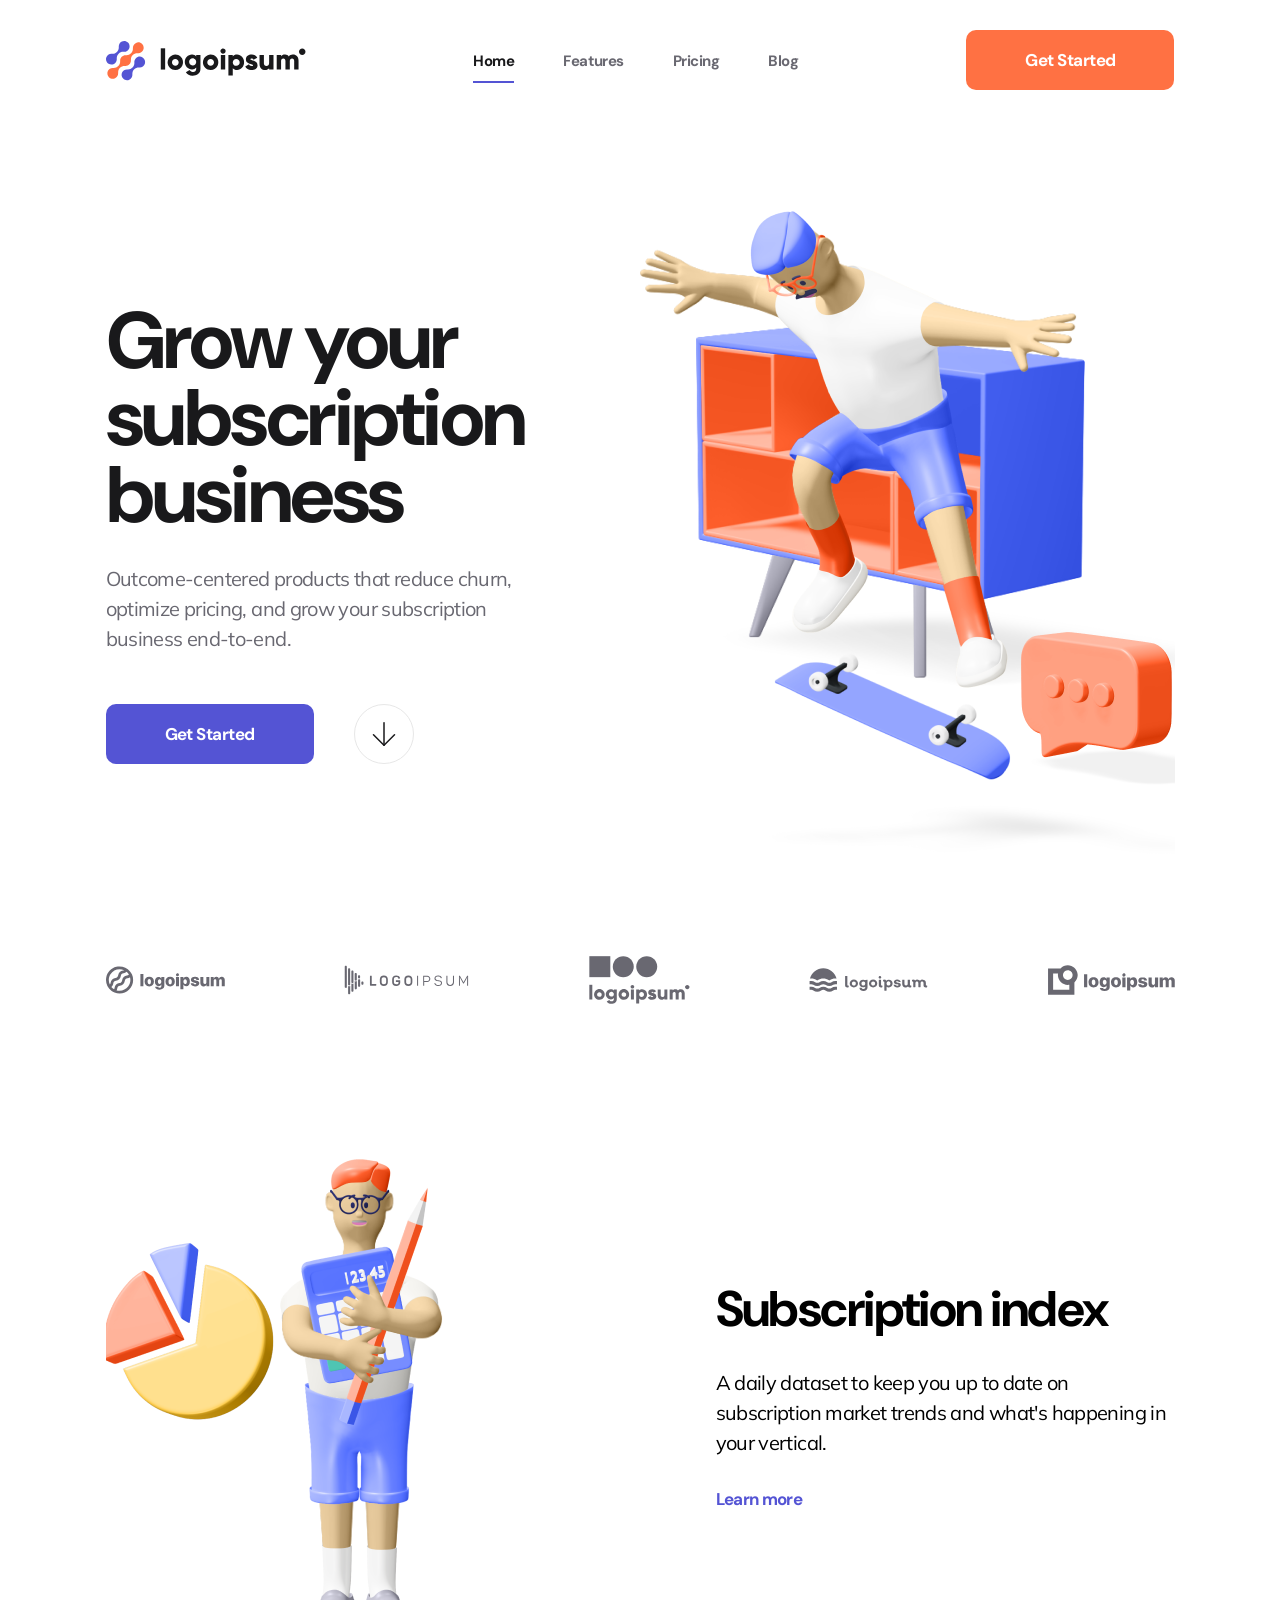
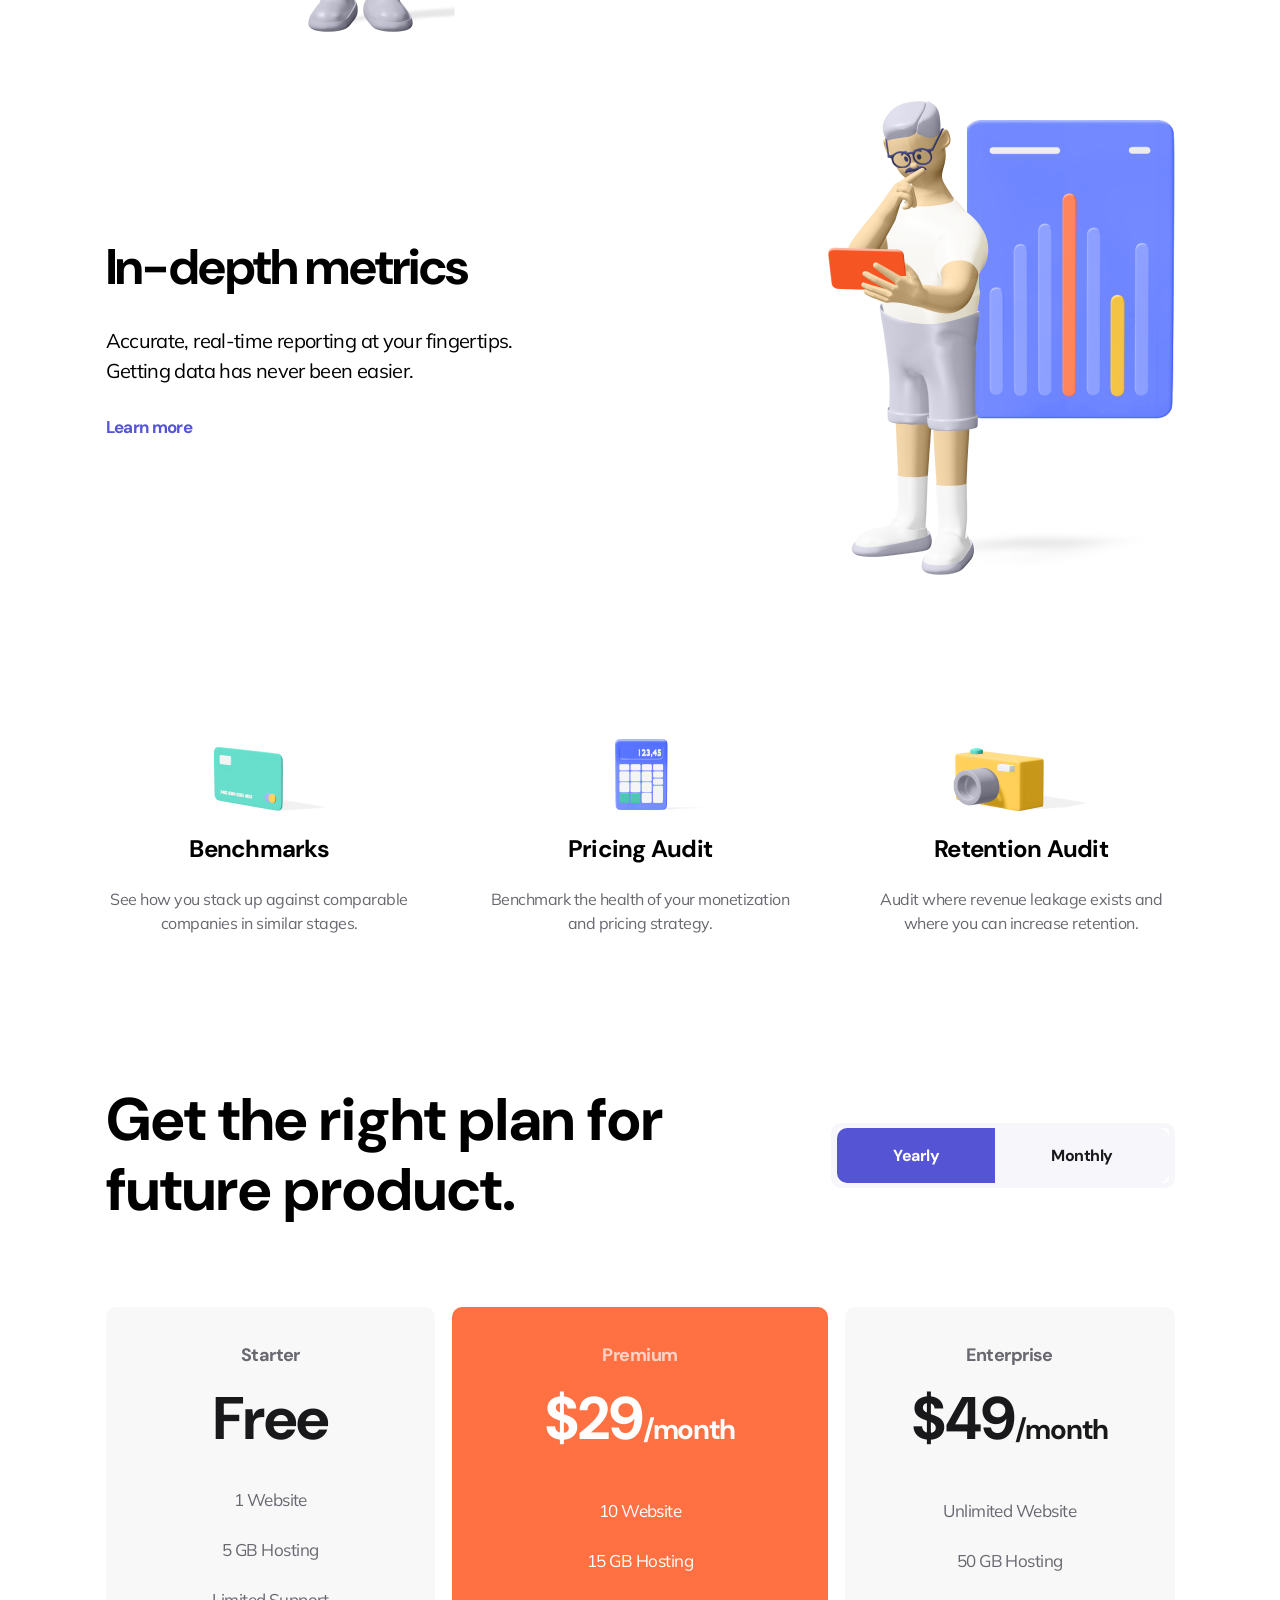
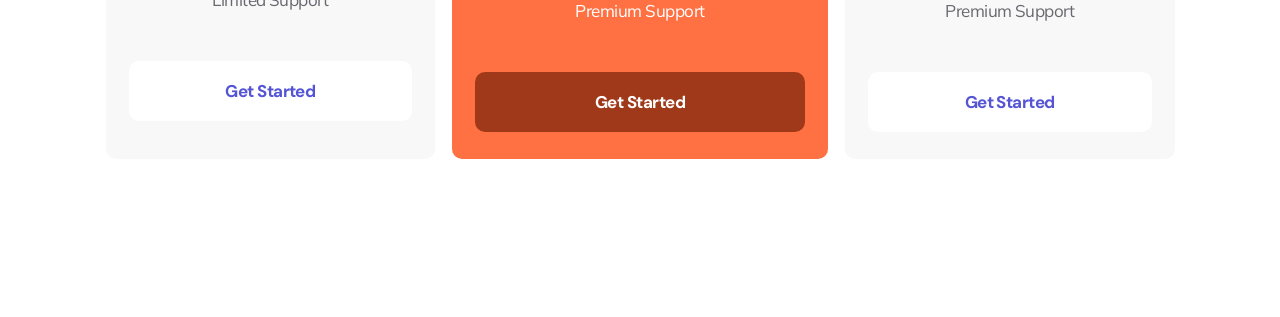
<file: index.html>
<!DOCTYPE html>
<html lang="en">

<head>
    <meta charset="UTF-8">
    <meta name="viewport" content="width=device-width, initial-scale=1.0">
    <title>logoipsum</title>
    <link rel="stylesheet" href="style.css">
    <link rel="shortcut icon" href="images/Group 3.svg" type="image/x-icon">
    <link rel="preconnect" href="https://fonts.googleapis.com">
    <link rel="preconnect" href="https://fonts.gstatic.com" crossorigin>
    <link
        href="https://fonts.googleapis.com/css2?family=DM+Sans:ital,opsz,wght@0,9..40,100..1000;1,9..40,100..1000&family=Mulish:ital,wght@0,200..1000;1,200..1000&display=swap"
        rel="stylesheet">
</head>

<body>
    <header class="header">
        <div class="header__container">
            <nav class="header__nav">
                <img src="images/logoipsum.svg" alt="">
                <ul class="header__list">
                    <li class="header__list-item">
                        <a class="header__list-link active" href="/">Home</a>
                    </li>
                    <li class="header__list-item">
                        <a class="header__list-link" href="/">Features</a>
                    </li>
                    <li class="header__list-item">
                        <a class="header__list-link" href="/">Pricing</a>
                    </li>
                    <li class="header__list-item">
                        <a class="header__list-link" href="/">Blog</a>
                    </li>
                </ul>
                <a class="header__button" href="/">Get Started</a>
            </nav>
        </div>
    </header>
    <main>
        <section class="hero">
            <div class="hero__container">
                <div class="hero__content">
                    <div class="hero__text">
                        <h1 class="hero__title">
                            Grow your subscription business
                        </h1>
                        <p class="hero__desc">Outcome-centered products that reduce churn, optimize pricing, and grow
                            your subscription business end-to-end.</p>
                    </div>
                    <div class="hero__buttons">
                        <a class="hero__button" href="/">Get Started</a>
                        <a class="hero__scroll" href="#companies">
                            <img class="hero__scroll-image" src="images/arrow-down.svg" alt="">
                        </a>
                    </div>
                </div>
                <img class="hero__image" src="images/hero-image.png" alt="">
            </div>
        </section>
        <section class="companies" id="companies">
            <div class="companies__container">
                <ul class="companies__list">
                    <li class="companies__company">
                        <img class="companies__company-logo" src="images/logos/1.svg" alt="">
                    </li>
                    <li class="companies__company">
                        <img class="companies__company-logo" src="images/logos/2.svg" alt="">
                    </li>
                    <li class="companies__company">
                        <img class="companies__company-logo" src="images/logos/3.svg" alt="">
                    </li>
                    <li class="companies__company">
                        <img class="companies__company-logo" src="images/logos/4.svg" alt="">
                    </li>
                    <li class="companies__company">
                        <img class="companies__company-logo" src="images/logos/5.svg" alt="">
                    </li>
                </ul>
            </div>
        </section>
        <section class="features">
            <div class="features__container">
                <div class="feature">
                    <img class="feature__image" src="images/subscription.png" alt="">
                    <div class="feature__content">
                        <h3 class="feature__title">
                            Subscription index
                        </h3>
                        <p class="feature__desc">
                            A daily dataset to keep you up to date on subscription market trends and what's happening in
                            your vertical.
                        </p>
                        <a class="feature__link" href="/">Learn more</a>
                    </div>
                </div>
                <div class="feature">
                    <div class="feature__content">
                        <h3 class="feature__title">
                            In-depth metrics
                        </h3>
                        <p class="feature__desc">
                            Accurate, real-time reporting at your fingertips. Getting data has never been easier.
                        </p>
                        <a class="feature__link" href="/">Learn more</a>
                    </div>
                    <img class="feature__image" src="images/metrics.png" alt="">
                </div>
            </div>
        </section>
        <section class="mini-features">
            <div class="mini-features__container">
                <div class="mini-feature">
                    <header class="mini-feature__header">
                        <img class="mini-feature__image" src="images/bank-card.png" alt="">
                        <h4 class="mini-feature__title">Benchmarks</h4>
                    </header>
                    <p class="mini-feature__desc">See how you stack up against comparable companies in similar stages.
                    </p>
                </div>
                <div class="mini-feature">
                    <header class="mini-feature__header">
                        <img class="mini-feature__image" src="images/calculator.png" alt="">
                        <h4 class="mini-feature__title">Pricing Audit</h4>
                    </header>
                    <p class="mini-feature__desc">Benchmark the health of your monetization and pricing strategy.</p>
                </div>
                <div class="mini-feature">
                    <header class="mini-feature__header">
                        <img class="mini-feature__image" src="images/camera.png" alt="">
                        <h4 class="mini-feature__title">Retention Audit</h4>
                    </header>
                    <p class="mini-feature__desc">Audit where revenue leakage exists and where you can increase
                        retention.</p>
                </div>
            </div>
        </section>
        <section class="subscription">
            <div class="subscription__container">
                <header class="subscription__header">
                    <h2 class="subscription__title">Get the right plan for <br> future product.</h2>
                    <div class="subscription__tabs">
                        <button class="subscription__tab active">Yearly</button>
                        <button class="subscription__tab">Monthly</button>
                    </div>
                </header>
                <div class="subscription__plans">
                    <div class="subscription__plan">
                        <p class="subscription__plan-title">Starter</p>
                        <h2 class="subscription__plan-price">Free</h2>
                        <p class="subscription__plan-features">1 Website <br>
                            5 GB Hosting <br>
                            Limited Support</p>
                        <a class="subscription__plan-button" href="/">Get Started</a>
                    </div>
                    <div class="subscription__plan active">
                        <p class="subscription__plan-title">
                            Premium
                        </p>
                        <h2 class="subscription__plan-price">$29<span>/month</span></h2>
                        <p class="subscription__plan-features">10 Website <br>
                            15 GB Hosting <br>
                            Premium Support</p>
                        <a href="/" class="subscription__plan-button">Get Started</a>
                    </div>
                    <div class="subscription__plan">
                        <p class="subscription__plan-title">
                            Enterprise
                        </p>
                        <h2 class="subscription__plan-price">$49<span>/month</span></h2>
                        <p class="subscription__plan-features">Unlimited Website <br>
                            50 GB Hosting <br>
                            Premium Support</p>
                        <a href="/" class="subscription__plan-button">Get Started</a>
                    </div>
                </div>
            </div>
        </section>
    </main>
</body>

</html>
</file>
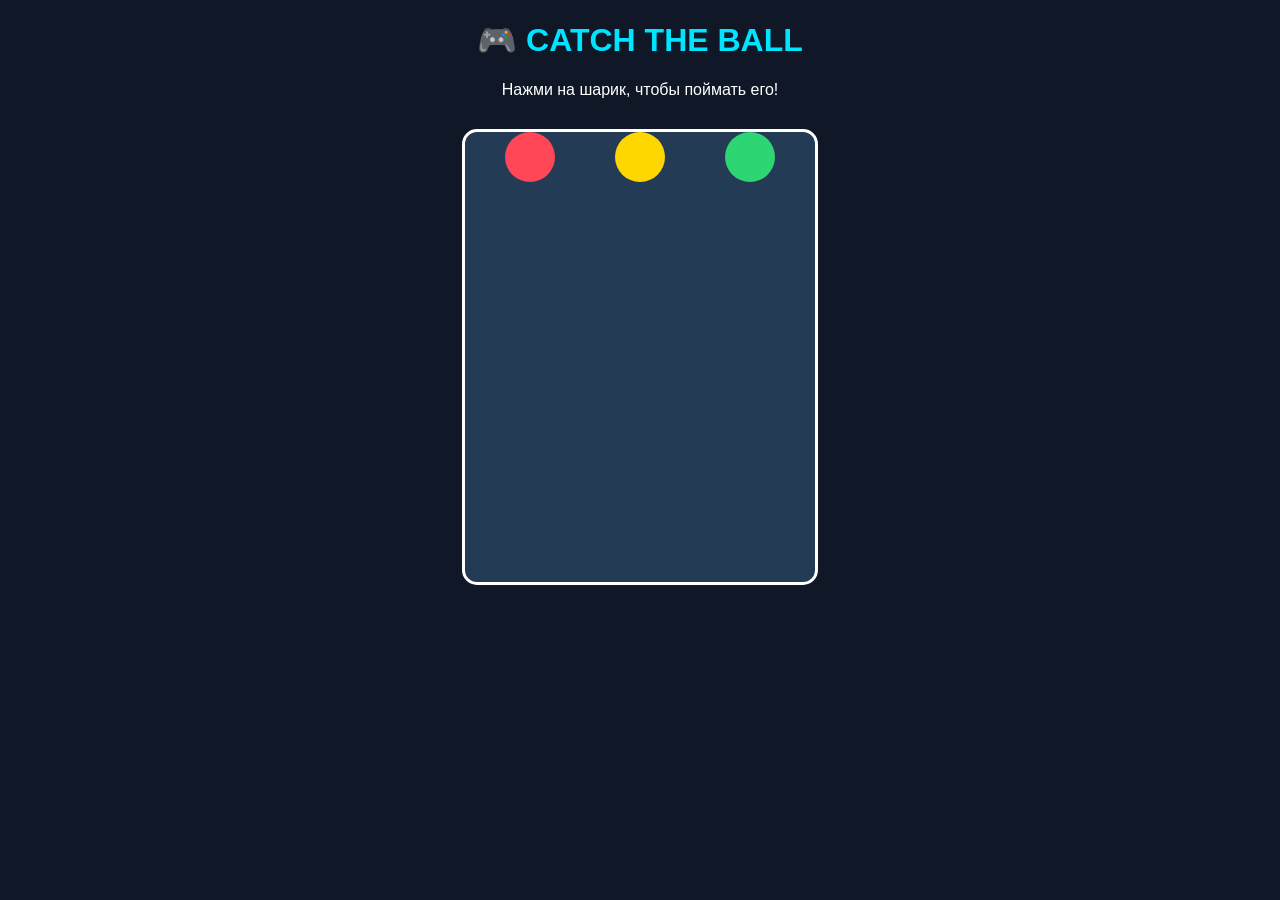
<file: Новая папка (7)/index.html>
<!DOCTYPE html>
<html lang="ru">
<head>
<meta charset="UTF-8">
<title>Catch the Ball</title>

<style>
body {
    background: #101827;
    color: white;
    font-family: Arial;
    text-align: center;
}

h1 {
    color: #00e5ff;
}

.game {
    width: 350px;
    height: 450px;
    margin: 30px auto;
    background: #243b55;
    border: 3px solid white;
    border-radius: 15px;
    position: relative;
    overflow: hidden;
}

.ball {
    position: absolute;
    width: 50px;
    height: 50px;
    cursor: pointer;
}

.ball input {
    display: none;
}

.ball span {
    display: block;
    width: 50px;
    height: 50px;
    border-radius: 50%;
    cursor: pointer;
}

.ball input:checked + span {
    display: none;
}

.one {
    left: 40px;
    animation: fall 5s linear infinite;
}

.two {
    left: 150px;
    animation: fall 4s linear infinite;
    animation-delay: 1s;
}

.three {
    left: 260px;
    animation: fall 6s linear infinite;
    animation-delay: 2s;
}

.one span { background: #ff4757; }
.two span { background: #ffd700; }
.three span { background: #2ed573; }

@keyframes fall {
    from { top: -50px; }
    to { top: 450px; }
}
</style>
</head>

<body>

<h1>🎮 CATCH THE BALL</h1>
<p>Нажми на шарик, чтобы поймать его!</p>

<div class="game">

<label class="ball one">
<input type="checkbox">
<span></span>
</label>

<label class="ball two">
<input type="checkbox">
<span></span>
</label>

<label class="ball three">
<input type="checkbox">
<span></span>
</label>

</div>

</body>
</html>
</file>
<file: style.css>
img {
  max-width: 100%;
  height: auto;
}
:root {
    --dark: #19191B;
    --gray: #696871;
    --purple: #5454D4;
    --orange: #FF7143;
}

html {
    scroll-padding: 100px;
    scroll-behavior: smooth;
}

* {
    margin: 0;
    padding: 0;
    box-sizing: border-box;
}

body {
    font-family: "DM Sans";
}

.header {
    position: fixed;
    width: 100%;
    background: white;
    z-index: 999;
    top: 0;
    padding-block: 30px;
}

[class*="__container"] {
    max-width: 1069px;
    margin-inline: auto;
}

.header__nav {
    display: flex;
    justify-content: space-between;
    align-items: center;
}

.header__list {
    display: flex;
    gap: 49px;
}

ul {
    list-style: none;
}

.header__list-link {
    font-weight: 700;
    font-size: 15px;
    letter-spacing: -0.47px;
    color: var(--gray);
    transition: color 0.3s;
}

.header__list-link.active {
    color: var(--dark);
    border-bottom: 2px solid var(--purple);
    padding-bottom: 10px;
}

.header__list-link:hover {
    color: var(--dark);
}

a {
    text-decoration: none;
}

.header__button, .hero__button {
    font-weight: 700;
    font-size: 17px;
    letter-spacing: -0.53px;
    color: white;
    padding: 19px 59px;
    border-radius: 10px;
    transition: 0.3s;
}

.header__button {
    background: var(--orange);
}

.header__button:hover, .hero__button:hover {
    opacity: 90%;
}

main {
    margin-top: 141px;
}

.hero {
    padding-block: 70px;
}

.hero__container {
    position: relative;
    overflow: hidden;
}

.hero__content {
    max-width: 423px;
    padding-block: 92px;
}

.hero__image {
    position: absolute;
    top: 0;
    right: -75px;
}

.hero__title {
    font-weight: 700;
    font-size: 80px;
    letter-spacing: -2.5px;
    line-height: 77px;
    color: var(--dark);
}

.hero__desc {
    font-family: "Mulish", sans-serif;
    font-size: 20px;
    letter-spacing: -0.63px;
    line-height: 30px;
    color: var(--gray);
    margin-top: 30px;
}

.hero__buttons {
    margin-top: 50px;
    display: flex;
    gap: 40px;
}

.hero__button {
    background: var(--purple);
}

.hero__scroll {
    width: 60px;
    height: 60px;
    display: flex;
    align-items: center;
    justify-content: center;
    border: 1px solid #E7E7E7;
    border-radius: 100px;
}

.companies {
    padding-block: 30px;
}

.companies__list {
    display: flex;
    justify-content: space-between;
    align-items: center;
}

.features {
    padding-block: 120px;
}

.features__container {
    display: flex;
    flex-direction: column;
    gap: 69px;
}

.feature {
    display: flex;
    align-items: center;
    justify-content: space-between;
}

.feature__content {
    display: flex;
    flex-direction: column;
    gap: 30px;
    max-width: 459px;
}

.feature__title {
    font-weight: 700;
    font-size: 50px;
    letter-spacing: -1.56px;
    line-height: 57px;
}

.feature__desc {
    font-family: "Mulish", sans-serif;
    font-size: 20px;
    letter-spacing: -0.63px;
    line-height: 30px;
}

.feature__link {
    font-weight: 700;
    font-size: 17px;
    letter-spacing: -0.63px;
    color: var(--purple);
}

.feature__link:hover {
    text-decoration: underline;
}

.mini-features {
    padding-block: 32px;
}

.mini-features__container {
    display: grid;
    grid-template-columns: 1fr 1fr 1fr;
    gap: 74px;
}

.mini-feature {
    display: flex;
    flex-direction: column;
    gap: 20px;
    align-items: center;
    text-align: center;
}

.mini-feature__header {
    display: flex;
    flex-direction: column;
    gap: 7px;
}

.mini-feature__title {
    font-weight: 700;
    font-size: 24px;
    letter-spacing: -0.75px;
    line-height: 36px;
}

.mini-feature__image {
    height: 97px;
}

.mini-feature__desc {
    font-family: "Mulish", sans-serif;
    letter-spacing: -0.5px;
    line-height: 24px;
    color: var(--gray);
}

.subscription {
    padding-block: 118px 158px;
}

.subscription__container {
    display: flex;
    flex-direction: column;
    gap: 82px;
}

.subscription__header {
    display: flex;
    justify-content: space-between;
    align-items: center;
}

.subscription__title {
    font-weight: 700;
    font-size: 60px;
    line-height: 70px;
}

.subscription__tabs {
    display: flex;
    border-block: 5px solid #F7F7FB;
    border-inline: 6px solid #F7F7FB;
    border-radius: 10px;
}

.subscription__tab {
    cursor: pointer;
    font-family: inherit;
    border: none;
    font-weight: 700;
    font-size: 16px;
    letter-spacing: -0.5px;
    background: #F7F7FB;
    padding: 17px 56px;
    border-radius: 0 10px 10px 0;
    color: var(--dark)
}

.subscription__tab.active {
    border-radius: 10px 0 0 10px;
    background: var(--purple);
    color: white;
}

.subscription__plans {
    display: grid;
    grid-template-columns: 1fr 1.14fr 1fr;
    gap: 17px;
}

.subscription__plan {
    padding: 34px 23px 27px;
    background: #F8F8F8;
    border-radius: 10px;
    text-align: center;
}

.subscription__plan-title {
    font-weight: 700;
    font-size: 18px;
    letter-spacing: -0.56px;
    line-height: 28px;
    color: var(--gray);
}

.subscription__plan-price {
    font-weight: 700;
    font-size: 60px;
    letter-spacing: -1.03px;
    line-height: 56px;
    color: var(--dark);
    margin-top: 22px;
}

.subscription__plan-price > span {
    font-size: 28px;
}

.subscription__plan-features {
    font-family: "Mulish", sans-serif;
    font-size: 17px;
    letter-spacing: -0.53px;
    line-height: 50px;
    color: var(--gray);
    margin-top: 28px;
}

.subscription__plan-button {
    width: 100%;
    display: flex;
    justify-content: center;
    background: white;
    padding-block: 19px;
    border-radius: 10px;
    font-weight: 700;
    font-size: 17px;
    letter-spacing: -0.53px;
    color: var(--purple);
    margin-top: 36px;
}

.subscription__plan.active {
    background: var(--orange);
}

.subscription__plan.active .subscription__plan-title {
    color: rgba(255, 255, 255, 70%);
}

.subscription__plan.active .subscription__plan-price,
.subscription__plan.active .subscription__plan-features,
.subscription__plan.active .subscription__plan-button {
    color: white;
}

.subscription__plan.active .subscription__plan-button {
    background: #9F3919;

}
img {
  max-width: 100%;
  height: auto;
}
</file>
